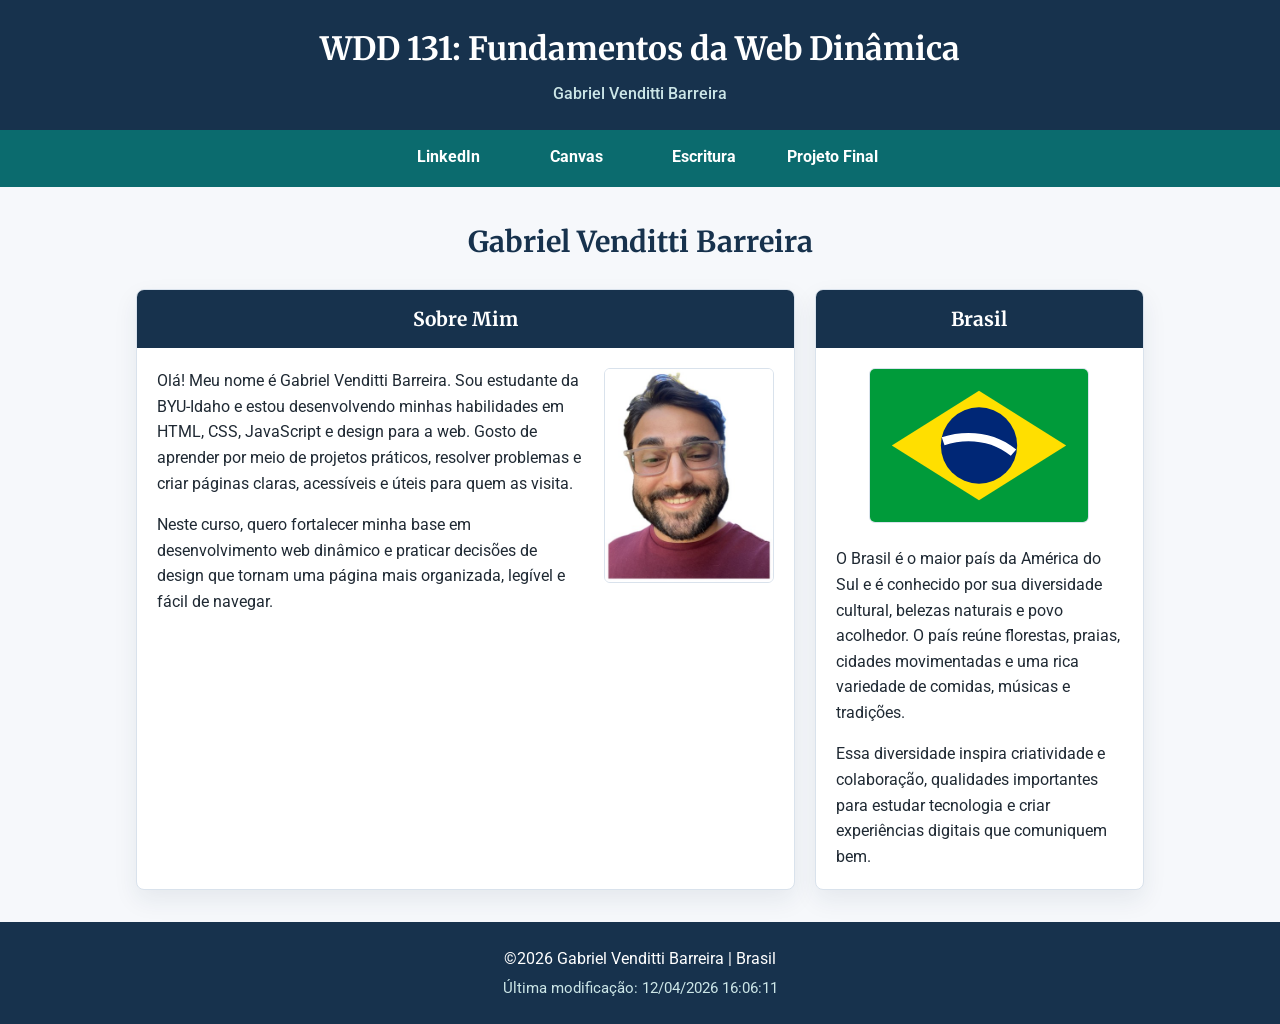
<file: index.html>
<!DOCTYPE html>
<html lang="pt-BR">
  <head>
    <meta charset="UTF-8">
    <meta name="viewport" content="width=device-width, initial-scale=1.0">
    <title>WDD 131 - Fundamentos da Web Dinâmica - Gabriel Venditti Barreira</title>
    <meta
      name="description"
      content="WDD 131 - Fundamentos da Web Dinâmica, Gabriel Venditti Barreira, página inicial com informações pessoais, Brasil, links do curso, HTML, CSS e JavaScript."
    >
    <meta name="author" content="Gabriel Venditti Barreira">
    <link rel="preconnect" href="https://fonts.googleapis.com">
    <link rel="preconnect" href="https://fonts.gstatic.com" crossorigin>
    <link
      href="https://fonts.googleapis.com/css2?family=Merriweather:wght@700&family=Roboto:wght@400;500;700&display=swap"
      rel="stylesheet"
    >
    <link rel="stylesheet" href="estilos/base.css">
    <script src="scripts/obterdatas.js" defer></script>
  </head>
  <body>
    <header>
      <h1>
        WDD 131: Fundamentos da Web Dinâmica
        <span>Gabriel Venditti Barreira</span>
      </h1>
      <nav>
        <a href="https://www.linkedin.com/in/gabrielvendittibarreira/" target="_blank" rel="noopener">LinkedIn</a>
        <a href="https://byupw.instructure.com/" target="_blank" rel="noopener">Canvas</a>
        <a
          href="https://www.churchofjesuschrist.org/study/scriptures/bofm/1-ne/3?lang=por&id=p7#p7"
          target="_blank"
          rel="noopener"
        >Escritura</a>
        <a href="#">Projeto Final</a>
      </nav>
    </header>

    <main>
      <h1>Gabriel Venditti Barreira</h1>
      <div class="card-grid">
        <section class="card">
          <h2>Sobre Mim</h2>
          <div class="card-content about-content">
            <img src="imagens/perfil.jpg" alt="Foto de perfil de Gabriel Venditti Barreira" width="200" height="254">
            <p>
              Olá! Meu nome é Gabriel Venditti Barreira. Sou estudante da BYU-Idaho e estou
              desenvolvendo minhas habilidades em HTML, CSS, JavaScript e design para a web.
              Gosto de aprender por meio de projetos práticos, resolver problemas e criar
              páginas claras, acessíveis e úteis para quem as visita.
            </p>
            <p>
              Neste curso, quero fortalecer minha base em desenvolvimento web dinâmico e
              praticar decisões de design que tornam uma página mais organizada, legível e
              fácil de navegar.
            </p>
          </div>
        </section>

        <section class="card">
          <h2>Brasil</h2>
          <div class="card-content country-content">
            <img src="imagens/bandeira-brasil.svg" alt="Bandeira do Brasil" width="220" height="154">
            <p>
              O Brasil é o maior país da América do Sul e é conhecido por sua diversidade
              cultural, belezas naturais e povo acolhedor. O país reúne florestas, praias,
              cidades movimentadas e uma rica variedade de comidas, músicas e tradições.
            </p>
            <p>
              Essa diversidade inspira criatividade e colaboração, qualidades importantes para
              estudar tecnologia e criar experiências digitais que comuniquem bem.
            </p>
          </div>
        </section>
      </div>
    </main>

    <footer>
      <p>&copy;<span id="anoatual"></span> Gabriel Venditti Barreira | Brasil</p>
      <p id="ultimaModificacao"></p>
    </footer>
  </body>
</html>
</file>
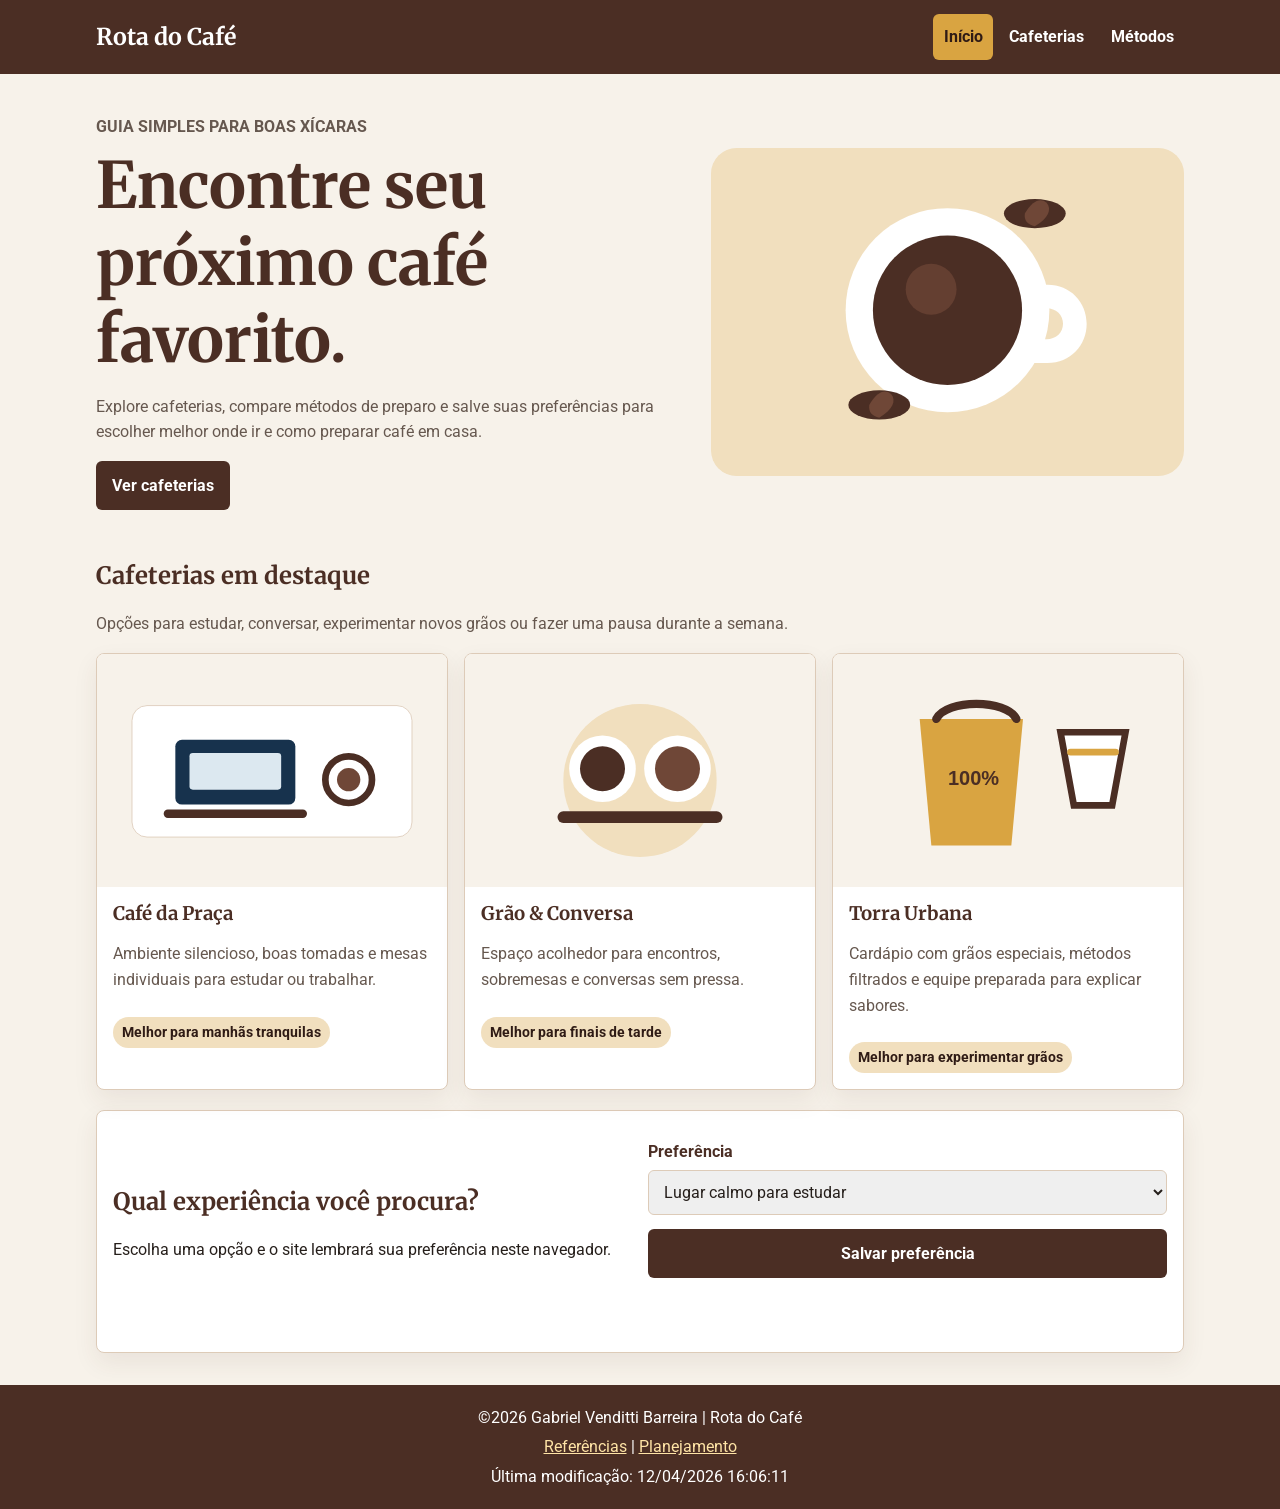
<file: projeto/index.html>
<!DOCTYPE html>
<html lang="pt-BR">
  <head>
    <meta charset="UTF-8">
    <meta name="viewport" content="width=device-width, initial-scale=1.0">
    <title>Rota do Café | Guia para Cafés e Métodos</title>
    <meta
      name="description"
      content="Rota do Café apresenta cafeterias, métodos de preparo e dicas para escolher uma experiência com café."
    >
    <meta name="author" content="Gabriel Venditti Barreira">
    <link rel="preconnect" href="https://fonts.googleapis.com">
    <link rel="preconnect" href="https://fonts.gstatic.com" crossorigin>
    <link
      href="https://fonts.googleapis.com/css2?family=Merriweather:wght@700&family=Roboto:wght@400;500;700&display=swap"
      rel="stylesheet"
    >
    <link rel="stylesheet" href="estilos/site.css">
    <script src="scripts/site.js" defer></script>
  </head>
  <body>
    <header>
      <div class="header-content">
        <a class="brand" href="index.html">Rota do Café</a>
        <button id="menuButton" aria-label="Abrir menu" aria-expanded="false">☰</button>
        <nav id="siteNav">
          <a href="index.html" aria-current="page">Início</a>
          <a href="cafeterias.html">Cafeterias</a>
          <a href="metodos.html">Métodos</a>
        </nav>
      </div>
    </header>

    <main>
      <section class="hero">
        <div>
          <p class="eyebrow">Guia simples para boas xícaras</p>
          <h1>Encontre seu próximo café favorito.</h1>
          <p>
            Explore cafeterias, compare métodos de preparo e salve suas preferências para escolher melhor onde ir e como
            preparar café em casa.
          </p>
          <a class="button" href="cafeterias.html">Ver cafeterias</a>
        </div>
        <img src="imagens/cafe-hero.svg" alt="Xícara de café com grãos ao redor" width="520" height="360">
      </section>

      <section class="section-heading">
        <h2>Cafeterias em destaque</h2>
        <p>Opções para estudar, conversar, experimentar novos grãos ou fazer uma pausa durante a semana.</p>
      </section>
      <div id="featuredCafes" class="card-grid"></div>

      <section class="preference-panel">
        <div>
          <h2>Qual experiência você procura?</h2>
          <p>Escolha uma opção e o site lembrará sua preferência neste navegador.</p>
        </div>
        <form id="preferenceForm">
          <label for="coffeeMood">Preferência</label>
          <select id="coffeeMood" name="coffeeMood">
            <option value="estudo">Lugar calmo para estudar</option>
            <option value="amigos">Ambiente para encontrar amigos</option>
            <option value="casa">Preparo em casa</option>
          </select>
          <button type="submit">Salvar preferência</button>
        </form>
        <p id="preferenceMessage" class="status-message"></p>
      </section>
    </main>

    <footer>
      <p>&copy;<span id="anoatual"></span> Gabriel Venditti Barreira | Rota do Café</p>
      <p><a href="referencias.html">Referências</a> | <a href="planejamentodosite.html">Planejamento</a></p>
      <p id="ultimaModificacao"></p>
    </footer>
  </body>
</html>
</file>
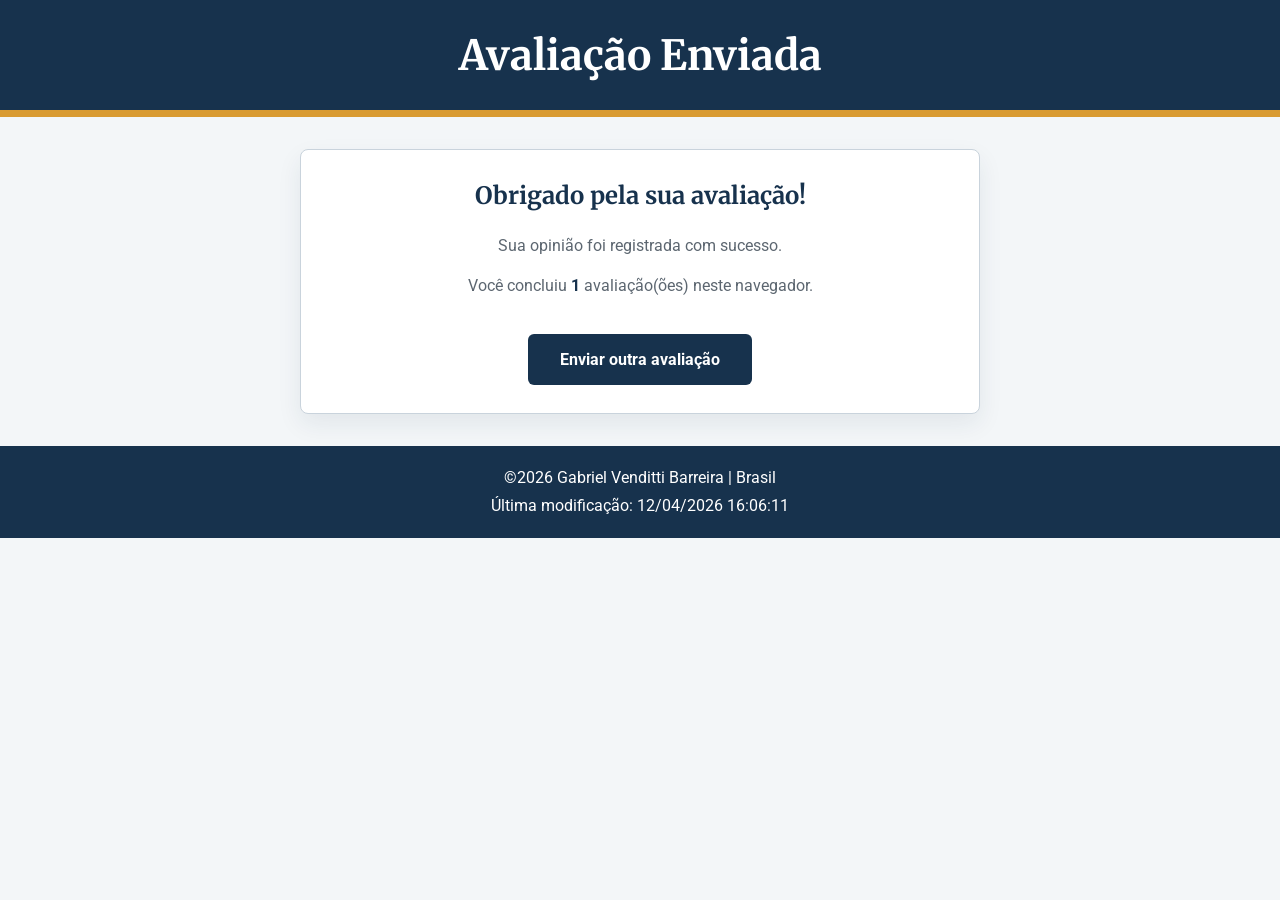
<file: avaliacao.html>
<!DOCTYPE html>
<html lang="pt-BR">
  <head>
    <meta charset="UTF-8">
    <meta name="viewport" content="width=device-width, initial-scale=1.0">
    <title>WDD 131 - Avaliação Enviada</title>
    <meta
      name="description"
      content="Página de confirmação do envio do formulário de avaliação de produto."
    >
    <meta name="author" content="Gabriel Venditti Barreira">
    <link rel="preconnect" href="https://fonts.googleapis.com">
    <link rel="preconnect" href="https://fonts.gstatic.com" crossorigin>
    <link
      href="https://fonts.googleapis.com/css2?family=Merriweather:wght@700&family=Roboto:wght@400;500;700&display=swap"
      rel="stylesheet"
    >
    <link rel="stylesheet" href="estilos/formulario.css">
    <script src="scripts/formulario.js" defer></script>
  </head>
  <body>
    <header>
      <h1>Avaliação Enviada</h1>
    </header>

    <main>
      <section class="confirmation">
        <h2>Obrigado pela sua avaliação!</h2>
        <p>Sua opinião foi registrada com sucesso.</p>
        <p>Você concluiu <span id="reviewCounter">0</span> avaliação(ões) neste navegador.</p>
        <a class="button-link" href="formulario.html">Enviar outra avaliação</a>
      </section>
    </main>

    <footer>
      <p>&copy;<span id="anoatual"></span> Gabriel Venditti Barreira | Brasil</p>
      <p id="ultimaModificacao"></p>
    </footer>
  </body>
</html>
</file>
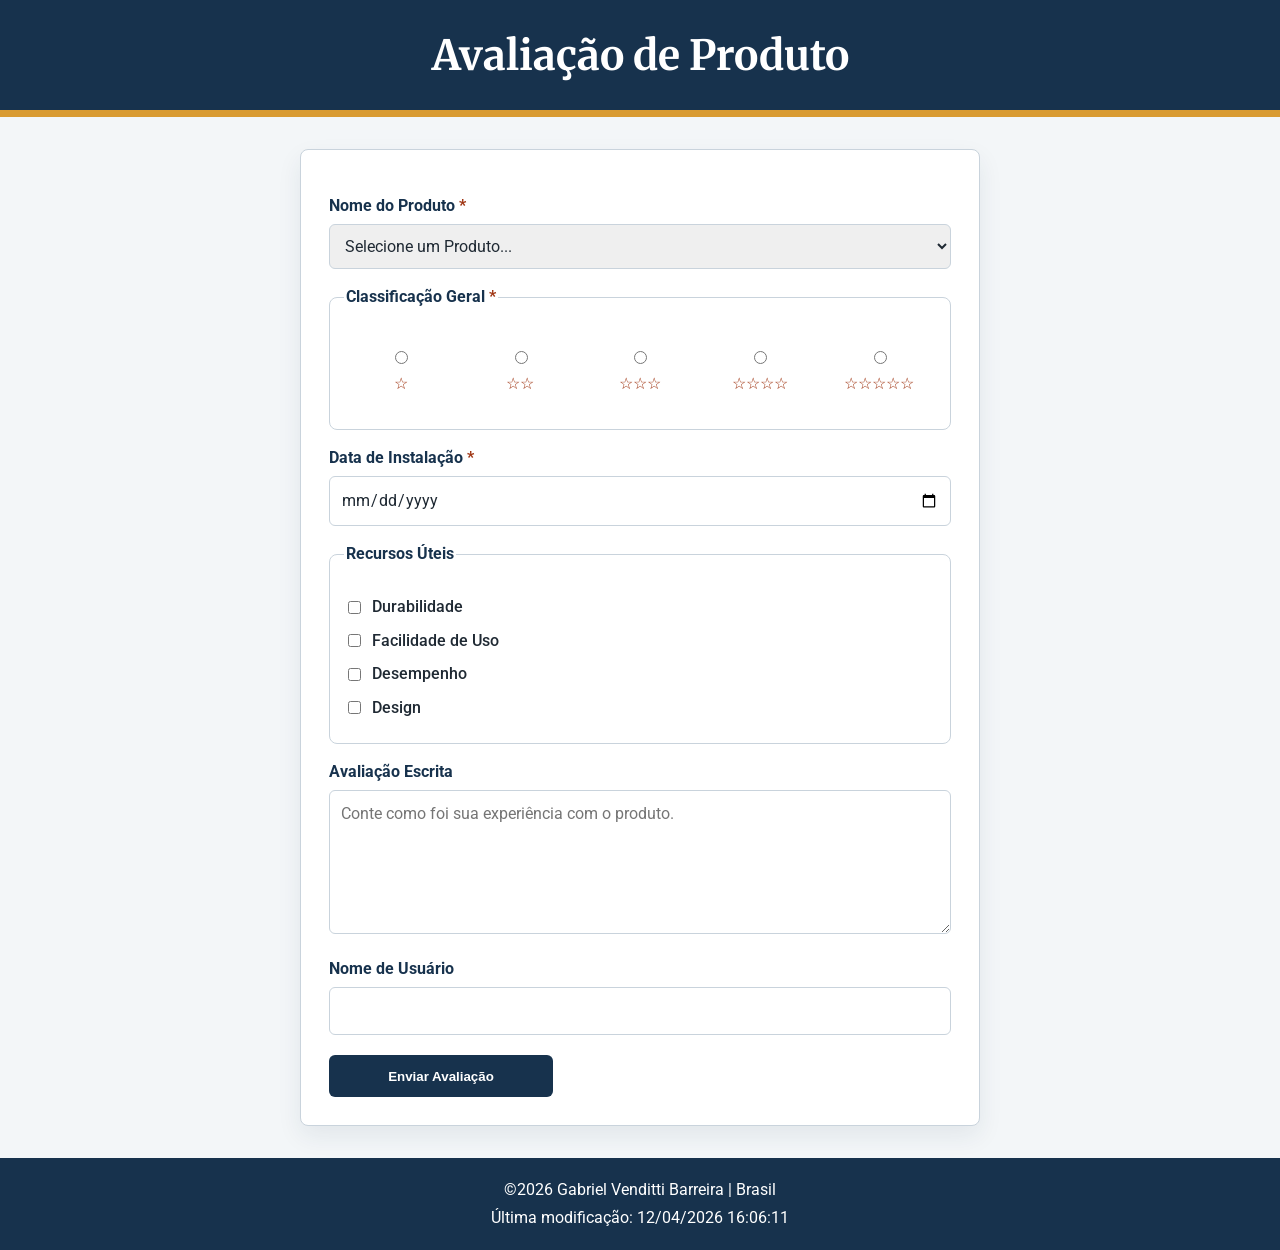
<file: formulario.html>
<!DOCTYPE html>
<html lang="pt-BR">
  <head>
    <meta charset="UTF-8">
    <meta name="viewport" content="width=device-width, initial-scale=1.0">
    <title>WDD 131 - Formulário de Avaliação de Produto</title>
    <meta
      name="description"
      content="Formulário de avaliação de produto para a tarefa S05 do curso WDD 131."
    >
    <meta name="author" content="Gabriel Venditti Barreira">
    <link rel="preconnect" href="https://fonts.googleapis.com">
    <link rel="preconnect" href="https://fonts.gstatic.com" crossorigin>
    <link
      href="https://fonts.googleapis.com/css2?family=Merriweather:wght@700&family=Roboto:wght@400;500;700&display=swap"
      rel="stylesheet"
    >
    <link rel="stylesheet" href="estilos/formulario.css">
    <script src="scripts/formulario.js" defer></script>
  </head>
  <body>
    <header>
      <h1>Avaliação de Produto</h1>
    </header>

    <main>
      <form method="get" action="avaliacao.html">
        <label for="productName">Nome do Produto <span>*</span></label>
        <select id="productName" name="productName" required>
          <option value="" disabled selected>Selecione um Produto...</option>
        </select>

        <fieldset>
          <legend>Classificação Geral <span>*</span></legend>
          <div class="rating">
            <label for="rating1">
              <input type="radio" id="rating1" name="rating" value="1" required>
              <span>&star;</span>
            </label>
            <label for="rating2">
              <input type="radio" id="rating2" name="rating" value="2" required>
              <span>&star;&star;</span>
            </label>
            <label for="rating3">
              <input type="radio" id="rating3" name="rating" value="3" required>
              <span>&star;&star;&star;</span>
            </label>
            <label for="rating4">
              <input type="radio" id="rating4" name="rating" value="4" required>
              <span>&star;&star;&star;&star;</span>
            </label>
            <label for="rating5">
              <input type="radio" id="rating5" name="rating" value="5" required>
              <span>&star;&star;&star;&star;&star;</span>
            </label>
          </div>
        </fieldset>

        <label for="installDate">Data de Instalação <span>*</span></label>
        <input type="date" id="installDate" name="installDate" required>

        <fieldset>
          <legend>Recursos Úteis</legend>
          <label for="durability">
            <input type="checkbox" id="durability" name="features" value="durability">
            Durabilidade
          </label>
          <label for="ease">
            <input type="checkbox" id="ease" name="features" value="ease">
            Facilidade de Uso
          </label>
          <label for="performance">
            <input type="checkbox" id="performance" name="features" value="performance">
            Desempenho
          </label>
          <label for="design">
            <input type="checkbox" id="design" name="features" value="design">
            Design
          </label>
        </fieldset>

        <label for="review">Avaliação Escrita</label>
        <textarea id="review" name="review" rows="5" placeholder="Conte como foi sua experiência com o produto."></textarea>

        <label for="username">Nome de Usuário</label>
        <input type="text" id="username" name="username" autocomplete="name">

        <input type="submit" value="Enviar Avaliação">
      </form>
    </main>

    <footer>
      <p>&copy;<span id="anoatual"></span> Gabriel Venditti Barreira | Brasil</p>
      <p id="ultimaModificacao"></p>
    </footer>
  </body>
</html>
</file>
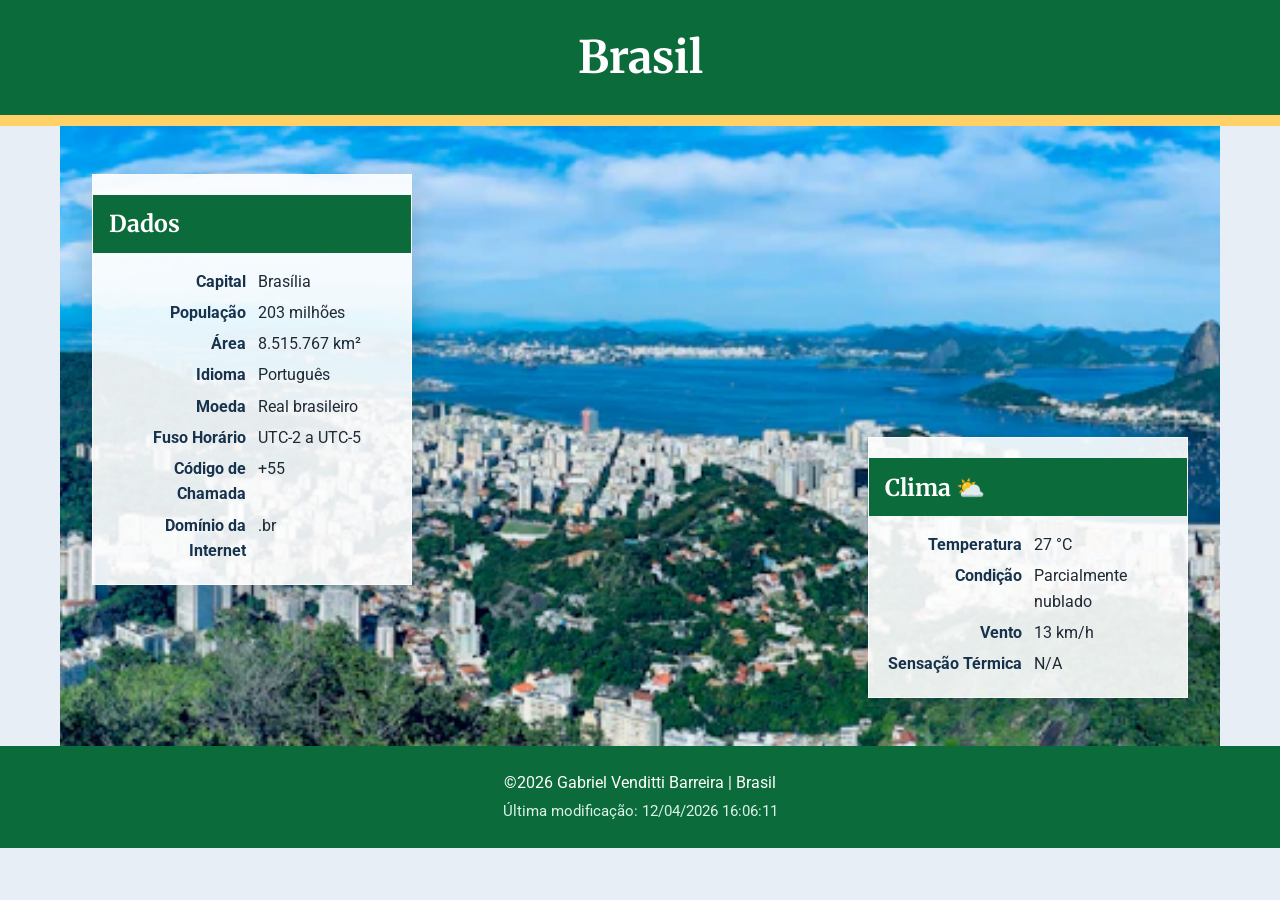
<file: local.html>
<!DOCTYPE html>
<html lang="pt-BR">
  <head>
    <meta charset="UTF-8">
    <meta name="viewport" content="width=device-width, initial-scale=1.0">
    <title>Brasil - Gabriel Venditti Barreira</title>
    <meta
      name="description"
      content="WDD 131 - Fundamentos da Web Dinâmica, Gabriel Venditti Barreira, página do país Brasil com dados, clima, imagem responsiva e JavaScript."
    >
    <meta name="author" content="Gabriel Venditti Barreira">
    <link rel="preconnect" href="https://fonts.googleapis.com">
    <link rel="preconnect" href="https://fonts.gstatic.com" crossorigin>
    <link
      href="https://fonts.googleapis.com/css2?family=Merriweather:wght@700&family=Roboto:wght@400;500;700&display=swap"
      rel="stylesheet"
    >
    <link rel="stylesheet" href="estilos/local.css">
    <script src="scripts/local.js" defer></script>
  </head>
  <body>
    <header>
      <h1>Brasil</h1>
    </header>

    <main>
      <picture class="hero">
        <source srcset="imagens/brasil-rio-grande.webp" media="(min-width: 720px)">
        <img src="imagens/brasil-rio-pequeno.webp" alt="Vista panorâmica do Rio de Janeiro no Brasil" width="700" height="367">
      </picture>

      <section class="card data-card">
        <h2>Dados</h2>
        <dl>
          <dt>Capital</dt>
          <dd>Brasília</dd>
          <dt>População</dt>
          <dd>203 milhões</dd>
          <dt>Área</dt>
          <dd>8.515.767 km²</dd>
          <dt>Idioma</dt>
          <dd>Português</dd>
          <dt>Moeda</dt>
          <dd>Real brasileiro</dd>
          <dt>Fuso Horário</dt>
          <dd>UTC-2 a UTC-5</dd>
          <dt>Código de Chamada</dt>
          <dd>+55</dd>
          <dt>Domínio da Internet</dt>
          <dd>.br</dd>
        </dl>
      </section>

      <section class="card weather-card">
        <h2>Clima</h2>
        <img src="imagens/icone-clima.svg" alt="Clima parcialmente nublado" width="72" height="72">
        <dl>
          <dt>Temperatura</dt>
          <dd><span id="temperatura">27</span> °C</dd>
          <dt>Condição</dt>
          <dd>Parcialmente nublado</dd>
          <dt>Vento</dt>
          <dd><span id="vento">13</span> km/h</dd>
          <dt>Sensação Térmica</dt>
          <dd><span id="sensacaoTermica"></span></dd>
        </dl>
      </section>
    </main>

    <footer>
      <p>&copy;<span id="anoatual"></span> Gabriel Venditti Barreira | Brasil</p>
      <p id="ultimaModificacao"></p>
    </footer>
  </body>
</html>
</file>
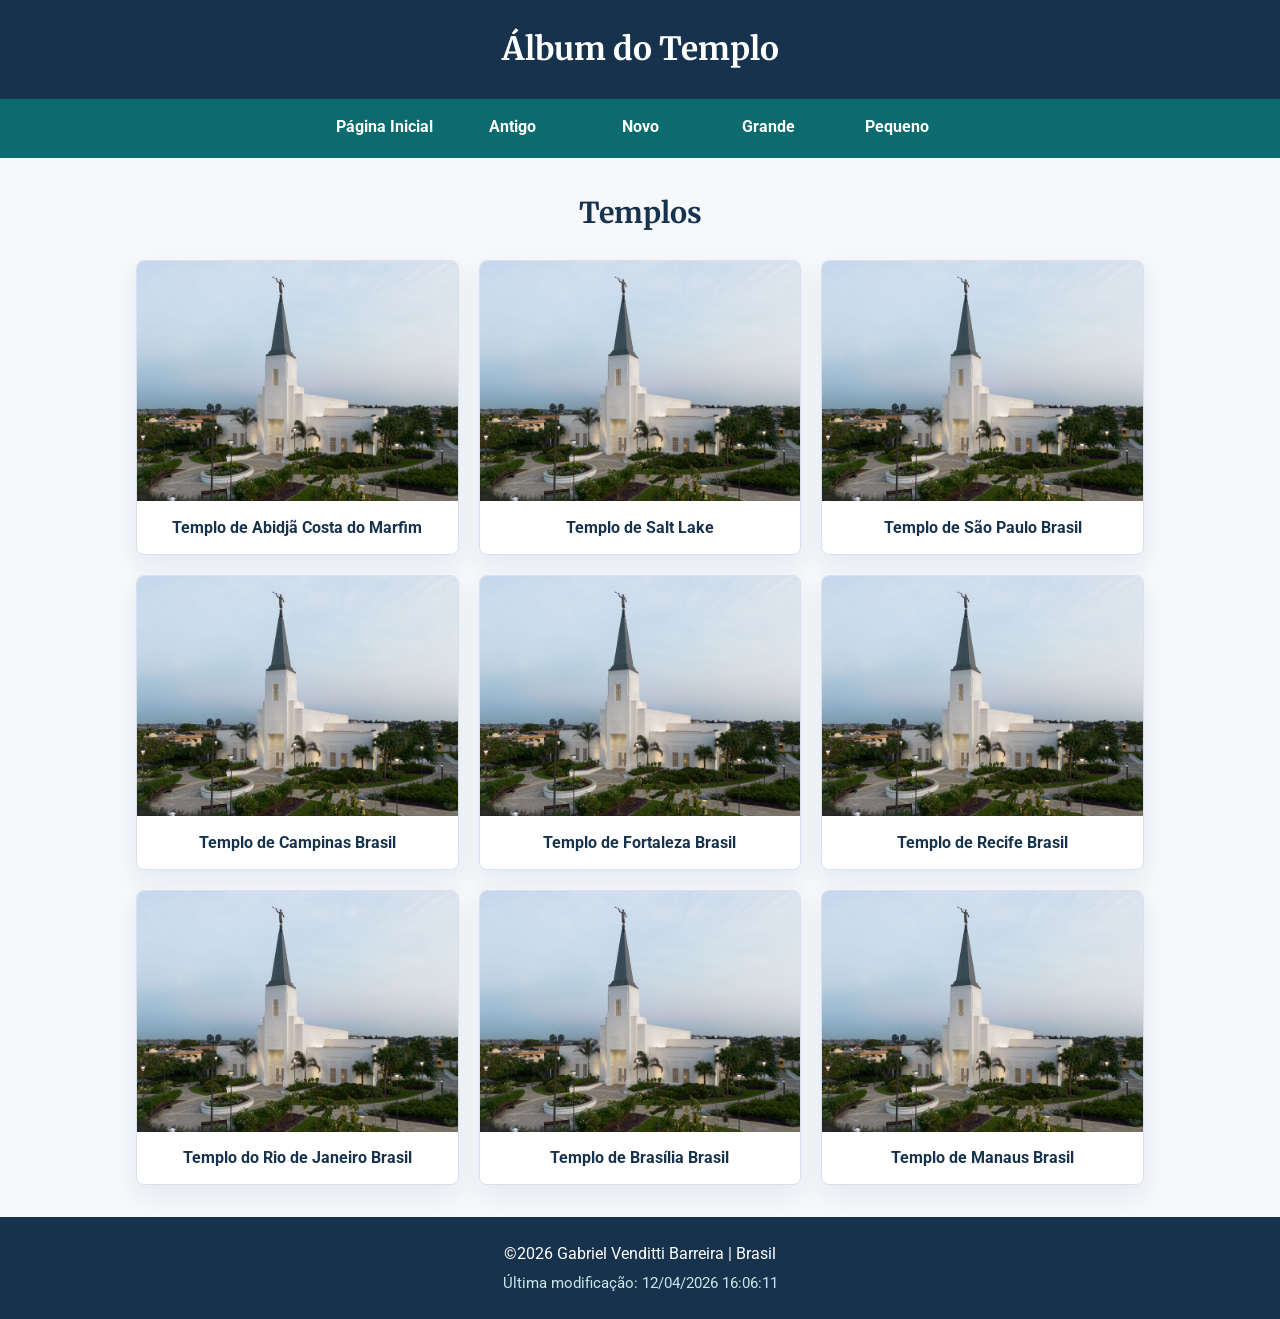
<file: templos.html>
<!DOCTYPE html>
<html lang="pt-BR">
  <head>
    <meta charset="UTF-8">
    <meta name="viewport" content="width=device-width, initial-scale=1.0">
    <title>Álbum do Templo - Gabriel Venditti Barreira</title>
    <meta
      name="description"
      content="WDD 131 - Fundamentos da Web Dinâmica, Gabriel Venditti Barreira, álbum responsivo de imagens de templos com HTML, CSS Grid e JavaScript."
    >
    <meta name="author" content="Gabriel Venditti Barreira">
    <link rel="preconnect" href="https://fonts.googleapis.com">
    <link rel="preconnect" href="https://fonts.gstatic.com" crossorigin>
    <link
      href="https://fonts.googleapis.com/css2?family=Merriweather:wght@700&family=Roboto:wght@400;500;700&display=swap"
      rel="stylesheet"
    >
    <link rel="stylesheet" href="estilos/templos.css">
    <link rel="stylesheet" href="estilos/templos-grandes.css">
    <script src="scripts/templos.js" defer></script>
  </head>
  <body>
    <header>
      <div class="header-content">
        <h1>Álbum do Templo</h1>
        <button id="menu" type="button" aria-label="Abrir menu de navegação" aria-expanded="false">☰</button>
      </div>
      <nav id="navigation">
        <a href="index.html">Página Inicial</a>
        <a href="#">Antigo</a>
        <a href="#">Novo</a>
        <a href="#">Grande</a>
        <a href="#">Pequeno</a>
      </nav>
    </header>

    <main>
      <h1>Templos</h1>
      <div class="temple-grid">
        <figure>
          <img src="imagens/templo-abidja.jpeg" alt="Templo de Abidjã Costa do Marfim" width="800" height="600">
          <figcaption>Templo de Abidjã Costa do Marfim</figcaption>
        </figure>
        <figure>
          <img src="imagens/templo-abidja.jpeg" alt="Templo de Salt Lake" width="800" height="600">
          <figcaption>Templo de Salt Lake</figcaption>
        </figure>
        <figure>
          <img src="imagens/templo-abidja.jpeg" alt="Templo de São Paulo Brasil" width="800" height="600">
          <figcaption>Templo de São Paulo Brasil</figcaption>
        </figure>
        <figure>
          <img src="imagens/templo-abidja.jpeg" alt="Templo de Campinas Brasil" width="800" height="600">
          <figcaption>Templo de Campinas Brasil</figcaption>
        </figure>
        <figure>
          <img src="imagens/templo-abidja.jpeg" alt="Templo de Fortaleza Brasil" width="800" height="600">
          <figcaption>Templo de Fortaleza Brasil</figcaption>
        </figure>
        <figure>
          <img src="imagens/templo-abidja.jpeg" alt="Templo de Recife Brasil" width="800" height="600">
          <figcaption>Templo de Recife Brasil</figcaption>
        </figure>
        <figure>
          <img src="imagens/templo-abidja.jpeg" alt="Templo do Rio de Janeiro Brasil" width="800" height="600">
          <figcaption>Templo do Rio de Janeiro Brasil</figcaption>
        </figure>
        <figure>
          <img src="imagens/templo-abidja.jpeg" alt="Templo de Brasília Brasil" width="800" height="600">
          <figcaption>Templo de Brasília Brasil</figcaption>
        </figure>
        <figure>
          <img src="imagens/templo-abidja.jpeg" alt="Templo de Manaus Brasil" width="800" height="600">
          <figcaption>Templo de Manaus Brasil</figcaption>
        </figure>
      </div>
    </main>

    <footer>
      <p>&copy;<span id="anoatual"></span> Gabriel Venditti Barreira | Brasil</p>
      <p id="ultimaModificacao"></p>
    </footer>
  </body>
</html>
</file>
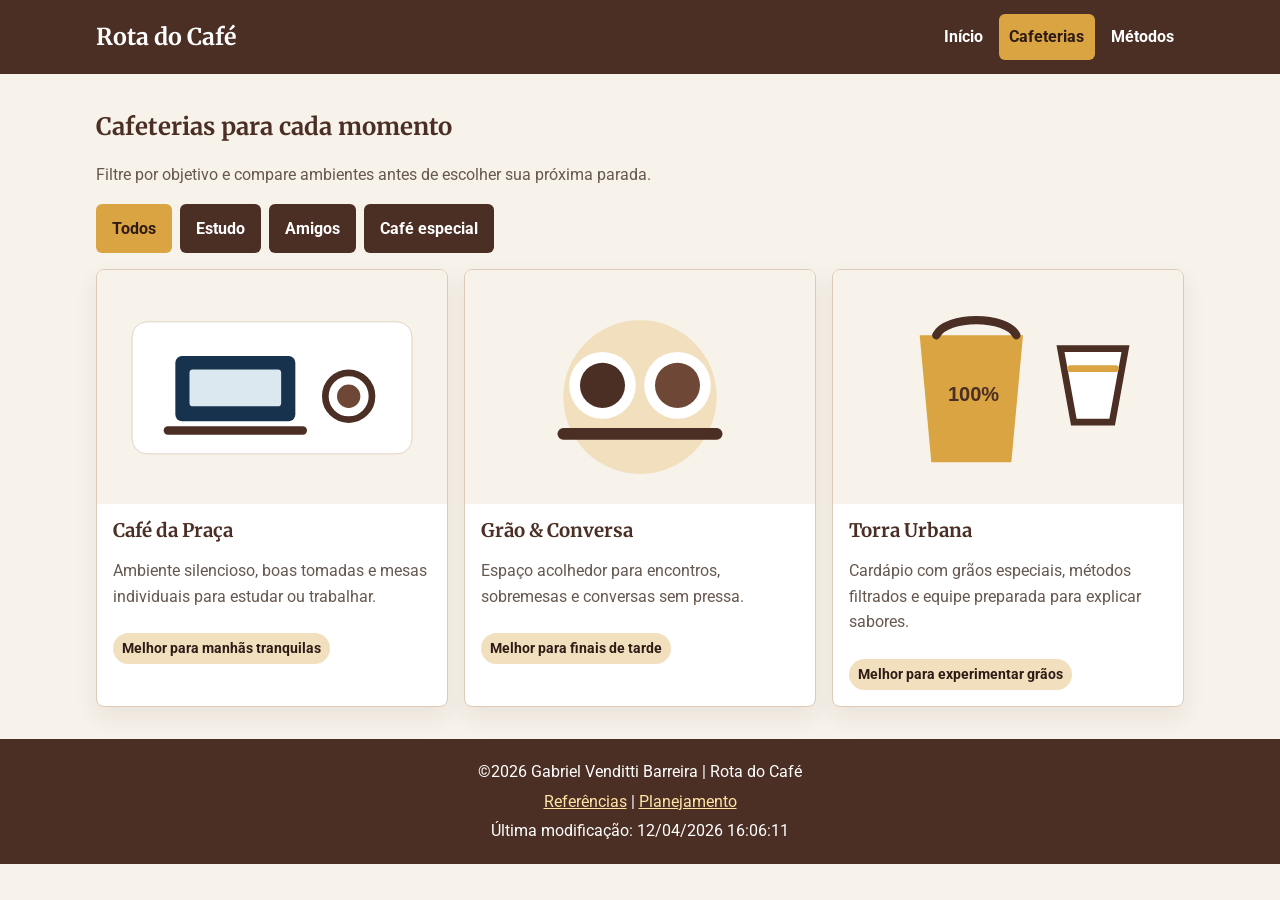
<file: projeto/cafeterias.html>
<!DOCTYPE html>
<html lang="pt-BR">
  <head>
    <meta charset="UTF-8">
    <meta name="viewport" content="width=device-width, initial-scale=1.0">
    <title>Cafeterias | Rota do Café</title>
    <meta
      name="description"
      content="Lista de cafeterias recomendadas para estudar, trabalhar, conversar e experimentar cafés especiais."
    >
    <meta name="author" content="Gabriel Venditti Barreira">
    <link rel="preconnect" href="https://fonts.googleapis.com">
    <link rel="preconnect" href="https://fonts.gstatic.com" crossorigin>
    <link
      href="https://fonts.googleapis.com/css2?family=Merriweather:wght@700&family=Roboto:wght@400;500;700&display=swap"
      rel="stylesheet"
    >
    <link rel="stylesheet" href="estilos/site.css">
    <script src="scripts/site.js" defer></script>
  </head>
  <body>
    <header>
      <div class="header-content">
        <a class="brand" href="index.html">Rota do Café</a>
        <button id="menuButton" aria-label="Abrir menu" aria-expanded="false">☰</button>
        <nav id="siteNav">
          <a href="index.html">Início</a>
          <a href="cafeterias.html" aria-current="page">Cafeterias</a>
          <a href="metodos.html">Métodos</a>
        </nav>
      </div>
    </header>

    <main>
      <section class="page-title">
        <h1>Cafeterias para cada momento</h1>
        <p>Filtre por objetivo e compare ambientes antes de escolher sua próxima parada.</p>
      </section>

      <div class="filters" aria-label="Filtros de cafeterias">
        <button type="button" class="filter-button active" data-filter="todos">Todos</button>
        <button type="button" class="filter-button" data-filter="estudo">Estudo</button>
        <button type="button" class="filter-button" data-filter="amigos">Amigos</button>
        <button type="button" class="filter-button" data-filter="especial">Café especial</button>
      </div>

      <div id="cafesList" class="card-grid"></div>
    </main>

    <footer>
      <p>&copy;<span id="anoatual"></span> Gabriel Venditti Barreira | Rota do Café</p>
      <p><a href="referencias.html">Referências</a> | <a href="planejamentodosite.html">Planejamento</a></p>
      <p id="ultimaModificacao"></p>
    </footer>
  </body>
</html>
</file>
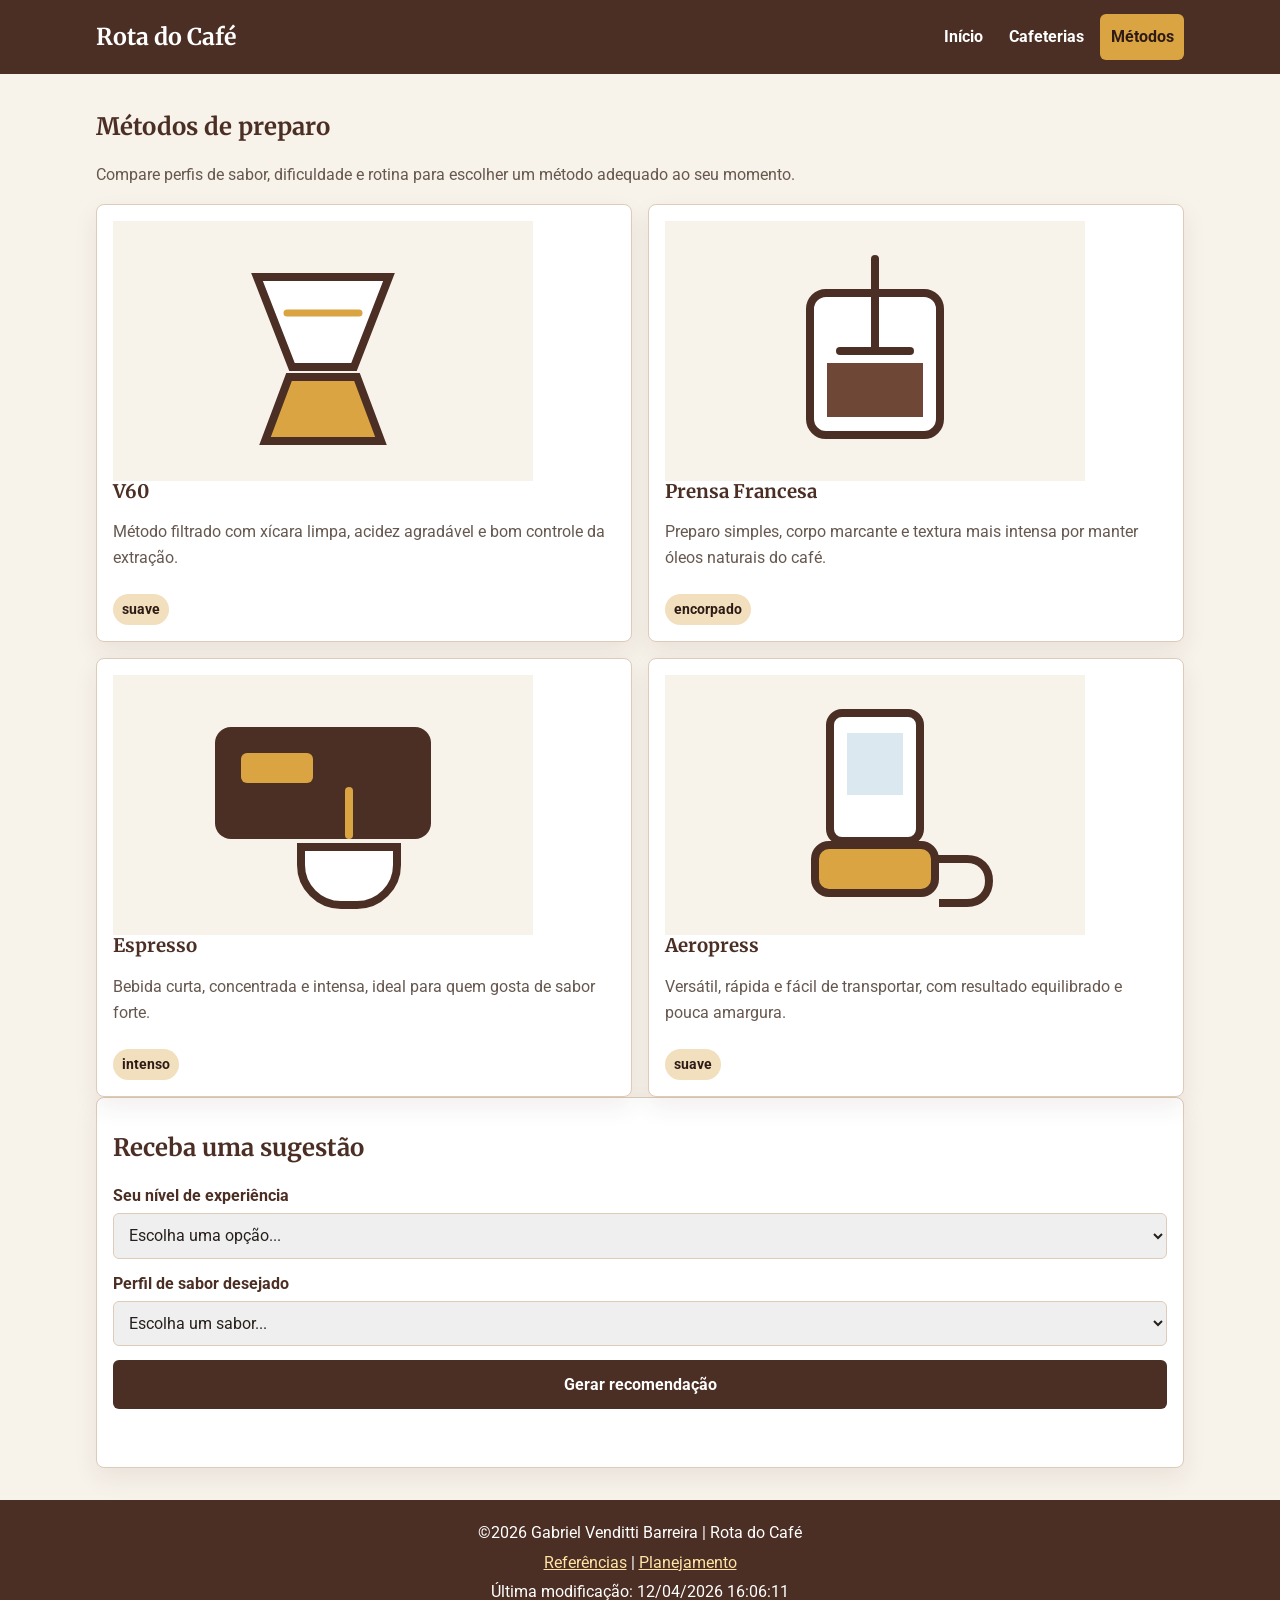
<file: projeto/metodos.html>
<!DOCTYPE html>
<html lang="pt-BR">
  <head>
    <meta charset="UTF-8">
    <meta name="viewport" content="width=device-width, initial-scale=1.0">
    <title>Métodos de Preparo | Rota do Café</title>
    <meta
      name="description"
      content="Métodos de preparo de café com dicas para iniciantes e formulário de recomendação."
    >
    <meta name="author" content="Gabriel Venditti Barreira">
    <link rel="preconnect" href="https://fonts.googleapis.com">
    <link rel="preconnect" href="https://fonts.gstatic.com" crossorigin>
    <link
      href="https://fonts.googleapis.com/css2?family=Merriweather:wght@700&family=Roboto:wght@400;500;700&display=swap"
      rel="stylesheet"
    >
    <link rel="stylesheet" href="estilos/site.css">
    <script src="scripts/site.js" defer></script>
  </head>
  <body>
    <header>
      <div class="header-content">
        <a class="brand" href="index.html">Rota do Café</a>
        <button id="menuButton" aria-label="Abrir menu" aria-expanded="false">☰</button>
        <nav id="siteNav">
          <a href="index.html">Início</a>
          <a href="cafeterias.html">Cafeterias</a>
          <a href="metodos.html" aria-current="page">Métodos</a>
        </nav>
      </div>
    </header>

    <main>
      <section class="page-title">
        <h1>Métodos de preparo</h1>
        <p>Compare perfis de sabor, dificuldade e rotina para escolher um método adequado ao seu momento.</p>
      </section>

      <div id="methodsList" class="method-grid"></div>

      <section class="recommendation">
        <h2>Receba uma sugestão</h2>
        <form id="methodForm">
          <label for="experience">Seu nível de experiência</label>
          <select id="experience" name="experience" required>
            <option value="" disabled selected>Escolha uma opção...</option>
            <option value="iniciante">Iniciante</option>
            <option value="intermediario">Intermediário</option>
            <option value="avancado">Avançado</option>
          </select>

          <label for="flavor">Perfil de sabor desejado</label>
          <select id="flavor" name="flavor" required>
            <option value="" disabled selected>Escolha um sabor...</option>
            <option value="suave">Suave e limpo</option>
            <option value="encorpado">Encorpado</option>
            <option value="intenso">Intenso</option>
          </select>

          <button type="submit">Gerar recomendação</button>
        </form>
        <p id="methodResult" class="status-message"></p>
      </section>
    </main>

    <footer>
      <p>&copy;<span id="anoatual"></span> Gabriel Venditti Barreira | Rota do Café</p>
      <p><a href="referencias.html">Referências</a> | <a href="planejamentodosite.html">Planejamento</a></p>
      <p id="ultimaModificacao"></p>
    </footer>
  </body>
</html>
</file>
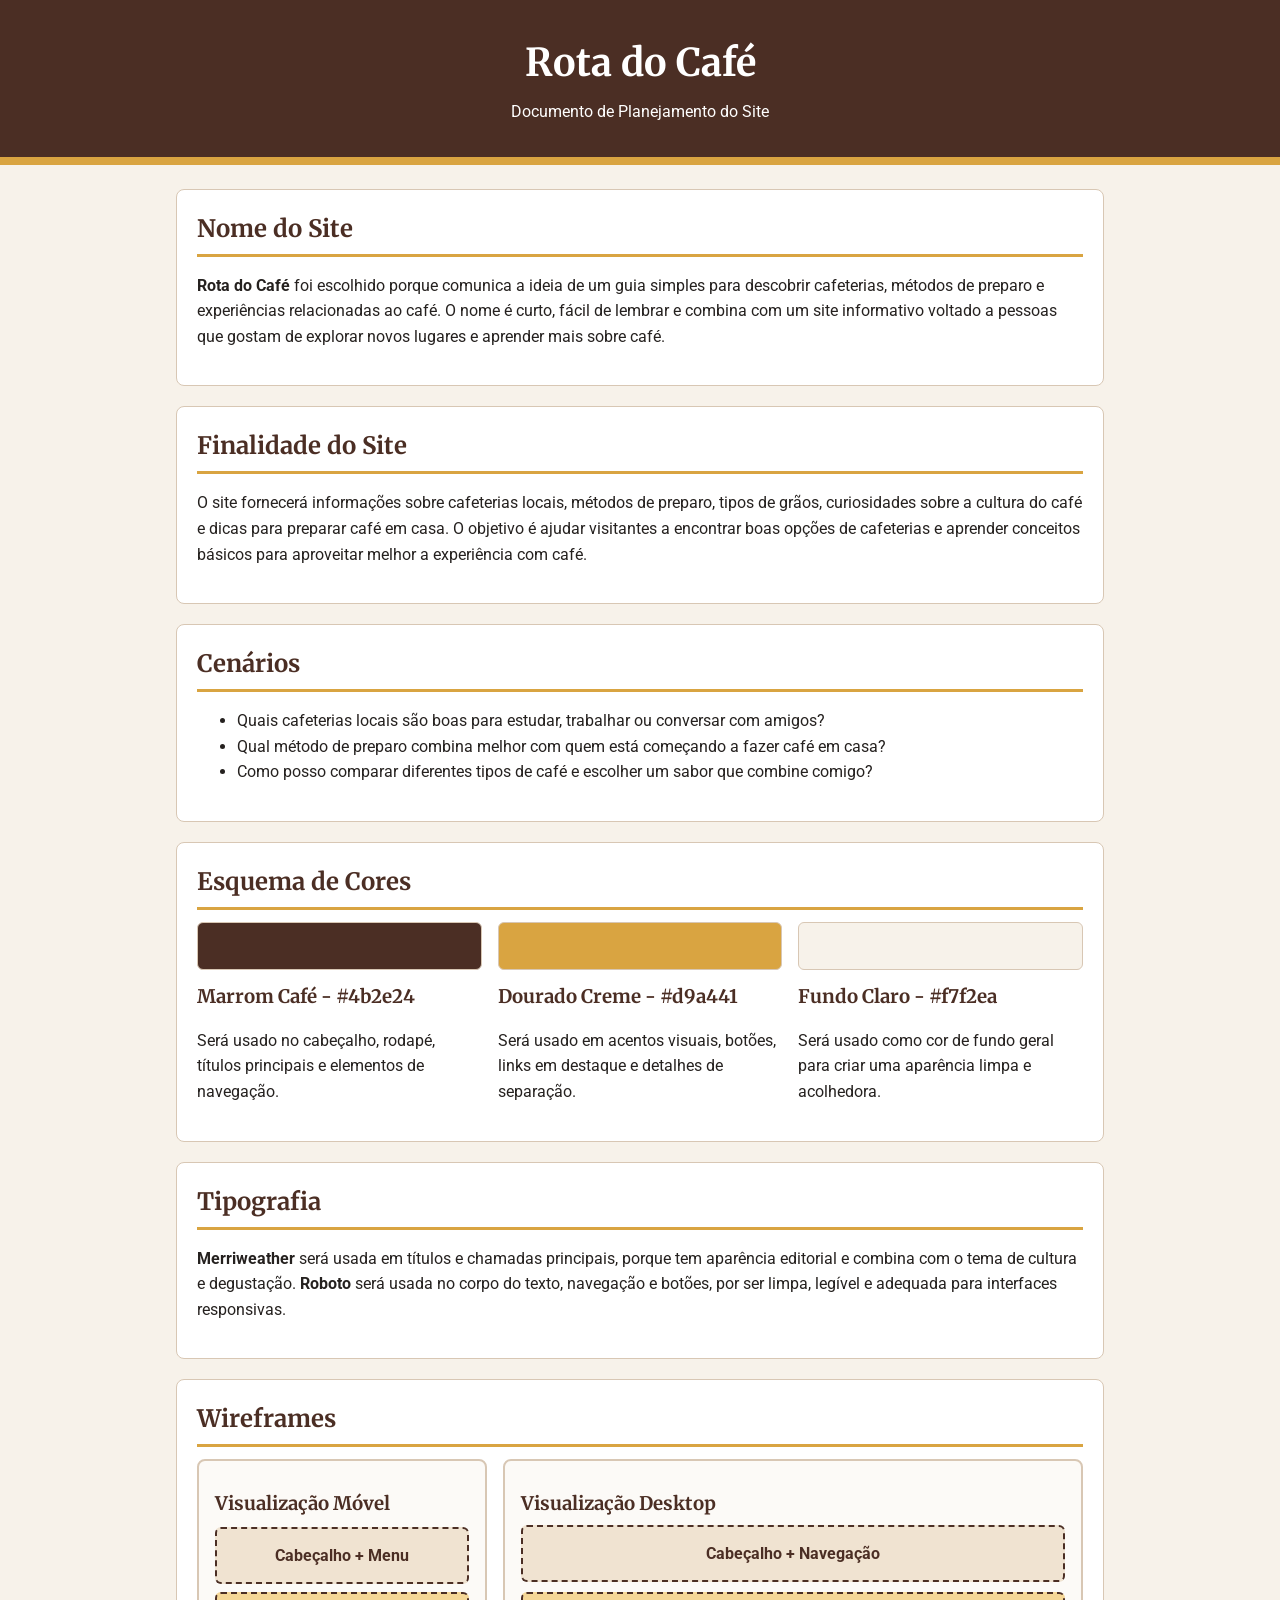
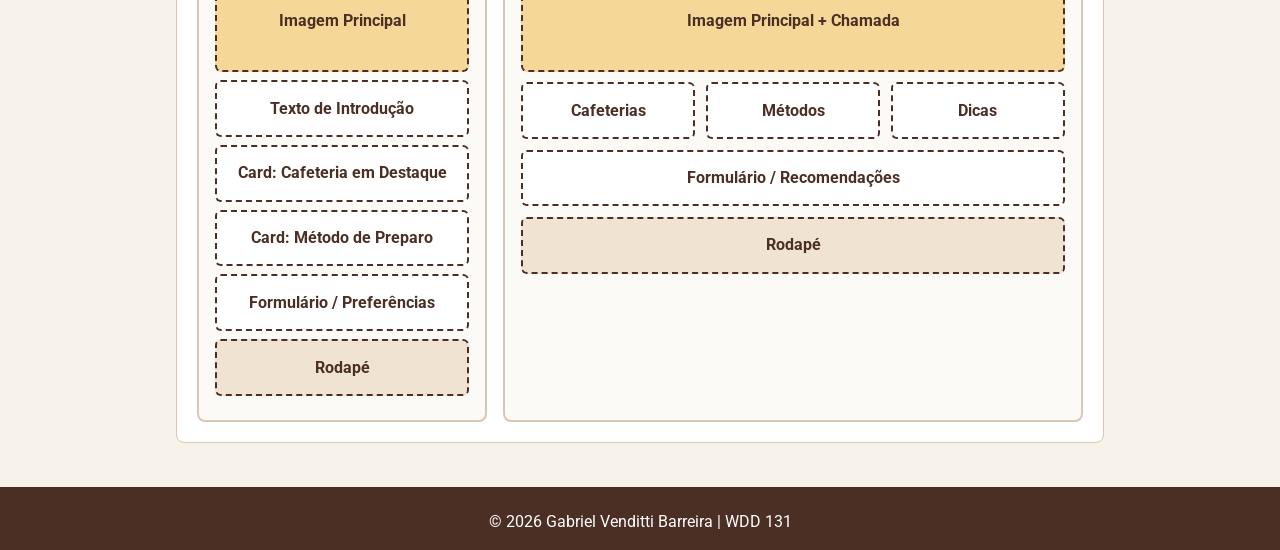
<file: projeto/planejamentodosite.html>
<!DOCTYPE html>
<html lang="pt-BR">
  <head>
    <meta charset="UTF-8">
    <meta name="viewport" content="width=device-width, initial-scale=1.0">
    <title>Planejamento do Site - Rota do Café</title>
    <meta
      name="description"
      content="Documento de planejamento do site Rota do Café para o projeto final do curso WDD 131."
    >
    <meta name="author" content="Gabriel Venditti Barreira">
    <link rel="preconnect" href="https://fonts.googleapis.com">
    <link rel="preconnect" href="https://fonts.gstatic.com" crossorigin>
    <link
      href="https://fonts.googleapis.com/css2?family=Merriweather:wght@700&family=Roboto:wght@400;500;700&display=swap"
      rel="stylesheet"
    >
    <link rel="stylesheet" href="estilos/planejamento.css">
  </head>
  <body>
    <header>
      <h1>Rota do Café</h1>
      <p>Documento de Planejamento do Site</p>
    </header>

    <main>
      <section>
        <h2>Nome do Site</h2>
        <p>
          <strong>Rota do Café</strong> foi escolhido porque comunica a ideia de um guia simples para descobrir
          cafeterias, métodos de preparo e experiências relacionadas ao café. O nome é curto, fácil de lembrar e combina
          com um site informativo voltado a pessoas que gostam de explorar novos lugares e aprender mais sobre café.
        </p>
      </section>

      <section>
        <h2>Finalidade do Site</h2>
        <p>
          O site fornecerá informações sobre cafeterias locais, métodos de preparo, tipos de grãos, curiosidades sobre a
          cultura do café e dicas para preparar café em casa. O objetivo é ajudar visitantes a encontrar boas opções de
          cafeterias e aprender conceitos básicos para aproveitar melhor a experiência com café.
        </p>
      </section>

      <section>
        <h2>Cenários</h2>
        <ul>
          <li>Quais cafeterias locais são boas para estudar, trabalhar ou conversar com amigos?</li>
          <li>Qual método de preparo combina melhor com quem está começando a fazer café em casa?</li>
          <li>Como posso comparar diferentes tipos de café e escolher um sabor que combine comigo?</li>
        </ul>
      </section>

      <section>
        <h2>Esquema de Cores</h2>
        <div class="color-grid">
          <article>
            <span class="swatch primary"></span>
            <h3>Marrom Café - #4b2e24</h3>
            <p>Será usado no cabeçalho, rodapé, títulos principais e elementos de navegação.</p>
          </article>
          <article>
            <span class="swatch accent"></span>
            <h3>Dourado Creme - #d9a441</h3>
            <p>Será usado em acentos visuais, botões, links em destaque e detalhes de separação.</p>
          </article>
          <article>
            <span class="swatch background"></span>
            <h3>Fundo Claro - #f7f2ea</h3>
            <p>Será usado como cor de fundo geral para criar uma aparência limpa e acolhedora.</p>
          </article>
        </div>
      </section>

      <section>
        <h2>Tipografia</h2>
        <p>
          <strong>Merriweather</strong> será usada em títulos e chamadas principais, porque tem aparência editorial e
          combina com o tema de cultura e degustação. <strong>Roboto</strong> será usada no corpo do texto, navegação e
          botões, por ser limpa, legível e adequada para interfaces responsivas.
        </p>
      </section>

      <section>
        <h2>Wireframes</h2>
        <div class="wireframe-grid">
          <article class="wireframe wireframe-mobile mobile">
            <h3>Visualização Móvel</h3>
            <div class="wire-box header-box">Cabeçalho + Menu</div>
            <div class="wire-box hero-box">Imagem Principal</div>
            <div class="wire-box">Texto de Introdução</div>
            <div class="wire-box">Card: Cafeteria em Destaque</div>
            <div class="wire-box">Card: Método de Preparo</div>
            <div class="wire-box">Formulário / Preferências</div>
            <div class="wire-box footer-box">Rodapé</div>
          </article>

          <article class="wireframe wireframe-desktop desktop">
            <h3>Visualização Desktop</h3>
            <div class="desktop-layout">
              <div class="wire-box header-box wide">Cabeçalho + Navegação</div>
              <div class="wire-box hero-box wide">Imagem Principal + Chamada</div>
              <div class="wire-box">Cafeterias</div>
              <div class="wire-box">Métodos</div>
              <div class="wire-box">Dicas</div>
              <div class="wire-box wide">Formulário / Recomendações</div>
              <div class="wire-box footer-box wide">Rodapé</div>
            </div>
          </article>
        </div>
      </section>
    </main>

    <footer>
      <p>&copy; 2026 Gabriel Venditti Barreira | WDD 131</p>
    </footer>
  </body>
</html>
</file>
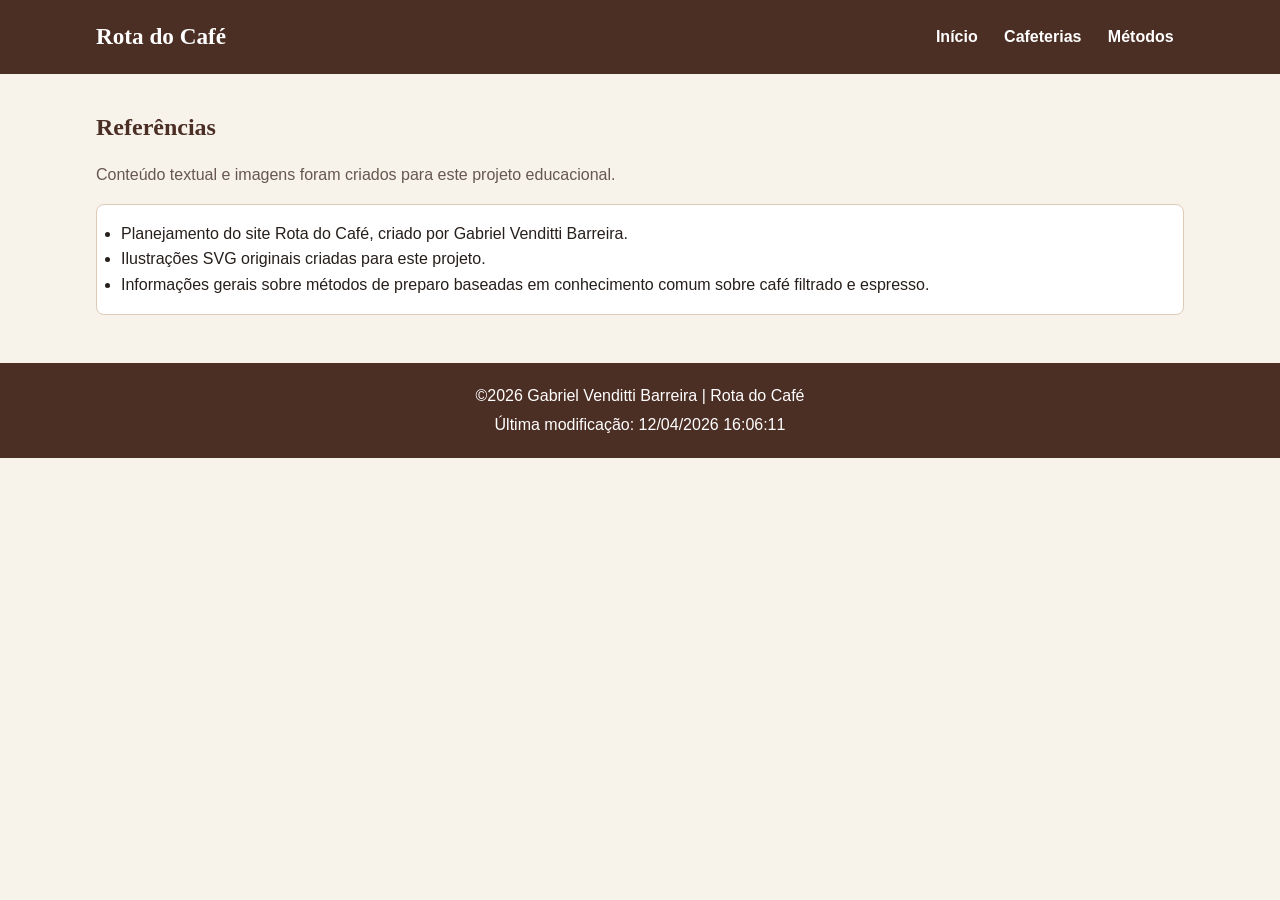
<file: projeto/referencias.html>
<!DOCTYPE html>
<html lang="pt-BR">
  <head>
    <meta charset="UTF-8">
    <meta name="viewport" content="width=device-width, initial-scale=1.0">
    <title>Referências | Rota do Café</title>
    <meta name="description" content="Referências usadas no projeto Rota do Café.">
    <meta name="author" content="Gabriel Venditti Barreira">
    <link rel="stylesheet" href="estilos/site.css">
    <script src="scripts/site.js" defer></script>
  </head>
  <body>
    <header>
      <div class="header-content">
        <a class="brand" href="index.html">Rota do Café</a>
        <button id="menuButton" aria-label="Abrir menu" aria-expanded="false">☰</button>
        <nav id="siteNav">
          <a href="index.html">Início</a>
          <a href="cafeterias.html">Cafeterias</a>
          <a href="metodos.html">Métodos</a>
        </nav>
      </div>
    </header>
    <main>
      <section class="page-title">
        <h1>Referências</h1>
        <p>Conteúdo textual e imagens foram criados para este projeto educacional.</p>
      </section>
      <ul class="reference-list">
        <li>Planejamento do site Rota do Café, criado por Gabriel Venditti Barreira.</li>
        <li>Ilustrações SVG originais criadas para este projeto.</li>
        <li>Informações gerais sobre métodos de preparo baseadas em conhecimento comum sobre café filtrado e espresso.</li>
      </ul>
    </main>
    <footer>
      <p>&copy;<span id="anoatual"></span> Gabriel Venditti Barreira | Rota do Café</p>
      <p id="ultimaModificacao"></p>
    </footer>
  </body>
</html>
</file>
<file: estilos/base.css>
:root {
  --primary: #17324d;
  --secondary: #0b6b6e;
  --accent: #b44b2a;
  --background: #f6f8fb;
  --surface: #ffffff;
  --text: #1f2933;
  --muted: #52616b;
  --border: #d9e2ec;
}

* {
  box-sizing: border-box;
}

body {
  margin: 0;
  background-color: var(--background);
  color: var(--text);
  font-family: "Roboto", Arial, sans-serif;
  line-height: 1.6;
}

header {
  background-color: var(--primary);
  color: #ffffff;
  text-align: center;
}

header h1 {
  margin: 0;
  padding: 1.5rem 1rem;
  font-family: "Merriweather", Georgia, serif;
  font-size: clamp(1.4rem, 2.5vw, 2rem);
}

header span {
  display: block;
  margin-top: 0.35rem;
  color: #cce6e7;
  font-family: "Roboto", Arial, sans-serif;
  font-size: 1rem;
  font-weight: 500;
}

nav {
  display: flex;
  justify-content: center;
  background-color: var(--secondary);
}

nav a {
  min-width: 8rem;
  padding: 0.85rem 1rem;
  border-bottom: 4px solid transparent;
  color: #ffffff;
  font-weight: 700;
  text-align: center;
  text-decoration: none;
  transition: background-color 0.2s ease, border-color 0.2s ease;
}

nav a:hover,
nav a:focus {
  background-color: #084f51;
  border-bottom-color: #ffd166;
}

main {
  max-width: 1040px;
  margin: 0 auto;
  padding: 2rem 1rem;
}

main > h1 {
  margin: 0 0 1.5rem;
  color: var(--primary);
  font-family: "Merriweather", Georgia, serif;
  font-size: 1.8rem;
  text-align: center;
}

.card-grid {
  display: grid;
  grid-template-columns: 2fr 1fr;
  gap: 1.25rem;
  align-items: stretch;
}

.card {
  overflow: hidden;
  border: 1px solid var(--border);
  border-radius: 8px;
  background-color: var(--surface);
  box-shadow: 0 10px 24px rgb(23 50 77 / 0.08);
}

.card h2 {
  margin: 0;
  padding: 0.85rem 1rem;
  background-color: var(--primary);
  color: #ffffff;
  font-family: "Merriweather", Georgia, serif;
  font-size: 1.2rem;
  text-align: center;
}

.card-content {
  padding: 1.25rem;
}

.card-content img {
  height: auto;
  border: 1px solid var(--border);
  border-radius: 6px;
  background-color: #ffffff;
}

.card-content p {
  margin: 0 0 1rem;
}

.card-content p:last-child {
  margin-bottom: 0;
}

.about-content img {
  float: right;
  width: 170px;
  margin: 0 0 1rem 1.25rem;
}

.country-content {
  text-align: center;
}

.country-content img {
  width: min(100%, 220px);
  margin-bottom: 1rem;
}

.country-content p {
  text-align: left;
}

footer {
  padding: 1.25rem 1rem;
  background-color: var(--primary);
  color: #ffffff;
  text-align: center;
}

footer p {
  margin: 0.25rem 0;
}

#ultimaModificacao {
  color: #cce6e7;
  font-size: 0.95rem;
}

@media (max-width: 720px) {
  .card-grid {
    grid-template-columns: 1fr;
  }

  nav {
    flex-direction: column;
  }

  nav a {
    min-width: 0;
  }

  .about-content img {
    float: none;
    display: block;
    width: min(100%, 180px);
    margin: 0 auto 1rem;
  }
}
</file>
<file: projeto/estilos/site.css>
:root {
  --primary: #4b2e24;
  --primary-dark: #2f1b15;
  --accent: #d9a441;
  --background: #f7f2ea;
  --surface: #ffffff;
  --text: #261f1b;
  --muted: #66584f;
  --border: #ddcbb8;
  --success: #315f3d;
}

* {
  box-sizing: border-box;
}

body {
  min-height: 100vh;
  margin: 0;
  background-color: var(--background);
  color: var(--text);
  font-family: "Roboto", Arial, sans-serif;
  line-height: 1.6;
}

img {
  max-width: 100%;
  height: auto;
  display: block;
}

header,
footer {
  background-color: var(--primary);
  color: #ffffff;
}

.header-content {
  max-width: 1120px;
  margin: 0 auto;
  padding: 0.85rem 1rem;
}

.brand {
  color: #ffffff;
  font-family: "Merriweather", Georgia, serif;
  font-size: 1.45rem;
  font-weight: 700;
  text-decoration: none;
}

#menuButton {
  float: right;
  min-width: 2.75rem;
  min-height: 2.75rem;
  border: 1px solid rgb(255 255 255 / 0.45);
  border-radius: 6px;
  background-color: transparent;
  color: #ffffff;
  font-size: 1.45rem;
}

nav {
  display: none;
  clear: both;
  padding-top: 0.75rem;
}

nav.open {
  display: grid;
  gap: 0.35rem;
}

nav a {
  padding: 0.65rem;
  border-radius: 6px;
  color: #ffffff;
  font-weight: 700;
  text-decoration: none;
}

nav a:hover,
nav a[aria-current="page"] {
  background-color: var(--accent);
  color: var(--primary-dark);
}

main {
  max-width: 1120px;
  margin: 0 auto;
  padding: 1.25rem 1rem 2rem;
}

.hero {
  display: grid;
  gap: 1.5rem;
  align-items: center;
  padding: 1.25rem 0 2rem;
}

.hero h1,
.page-title h1,
h2,
h3 {
  color: var(--primary);
  font-family: "Merriweather", Georgia, serif;
  line-height: 1.2;
}

.hero h1 {
  margin: 0 0 0.75rem;
  font-size: clamp(2.2rem, 10vw, 4rem);
}

.hero p,
.page-title p,
.section-heading p,
.card p,
.method-card p {
  color: var(--muted);
}

.eyebrow {
  margin: 0 0 0.5rem;
  color: var(--success);
  font-weight: 700;
  text-transform: uppercase;
}

.button,
button,
.filter-button {
  min-height: 2.75rem;
  padding: 0.75rem 1rem;
  border: 0;
  border-radius: 6px;
  background-color: var(--primary);
  color: #ffffff;
  font: inherit;
  font-weight: 700;
  text-decoration: none;
  cursor: pointer;
}

.button {
  display: inline-block;
}

.button:hover,
button:hover,
.filter-button:hover,
.filter-button.active {
  background-color: var(--accent);
  color: var(--primary-dark);
}

.section-heading,
.page-title {
  margin: 1rem 0;
}

.card-grid,
.method-grid {
  display: grid;
  gap: 1rem;
}

.card,
.method-card,
.preference-panel,
.recommendation {
  overflow: hidden;
  border: 1px solid var(--border);
  border-radius: 8px;
  background-color: var(--surface);
  box-shadow: 0 10px 24px rgb(75 46 36 / 0.08);
}

.card-content,
.method-card,
.preference-panel,
.recommendation {
  padding: 1rem;
}

.card h3,
.method-card h3 {
  margin: 0 0 0.35rem;
}

.tag {
  display: inline-block;
  margin-top: 0.5rem;
  padding: 0.25rem 0.55rem;
  border-radius: 999px;
  background-color: #f1dfbe;
  color: var(--primary-dark);
  font-size: 0.9rem;
  font-weight: 700;
}

.filters {
  display: flex;
  flex-wrap: wrap;
  gap: 0.5rem;
  margin: 1rem 0;
}

label {
  display: block;
  margin: 0.75rem 0 0.3rem;
  color: var(--primary);
  font-weight: 700;
}

select {
  width: 100%;
  min-height: 2.75rem;
  padding: 0.7rem;
  border: 1px solid var(--border);
  border-radius: 6px;
  color: var(--text);
  font: inherit;
}

form button {
  width: 100%;
  margin-top: 0.85rem;
}

.status-message {
  min-height: 1.6rem;
  margin-bottom: 0;
  color: var(--success);
  font-weight: 700;
}

.reference-list {
  padding: 1rem 1.5rem;
  border: 1px solid var(--border);
  border-radius: 8px;
  background-color: var(--surface);
}

footer {
  padding: 1rem;
  text-align: center;
}

footer p {
  margin: 0.25rem 0;
}

footer a {
  color: #ffe4a6;
}

@media (min-width: 720px) {
  #menuButton {
    display: none;
  }

  .header-content {
    display: flex;
    align-items: center;
    justify-content: space-between;
  }

  nav,
  nav.open {
    display: flex;
    clear: none;
    gap: 0.35rem;
    padding-top: 0;
  }

  .hero {
    grid-template-columns: minmax(0, 1fr) minmax(280px, 0.8fr);
    min-height: 440px;
  }

  .card-grid {
    grid-template-columns: repeat(3, 1fr);
  }

  .method-grid {
    grid-template-columns: repeat(2, 1fr);
  }

  .preference-panel {
    display: grid;
    grid-template-columns: 1fr 1fr;
    gap: 1rem;
    align-items: end;
    margin-top: 1.25rem;
  }

  .status-message {
    grid-column: 1 / -1;
  }
}
</file>
<file: estilos/formulario.css>
:root {
  --primary: #17324d;
  --accent: #d99b32;
  --background: #f3f6f8;
  --surface: #ffffff;
  --text: #1f2933;
  --muted: #5c6670;
  --border: #c9d3dc;
}

* {
  box-sizing: border-box;
}

body {
  min-height: 100vh;
  margin: 0;
  background-color: var(--background);
  color: var(--text);
  font-family: "Roboto", Arial, sans-serif;
  line-height: 1.5;
}

header,
footer {
  background-color: var(--primary);
  color: #ffffff;
  text-align: center;
}

header {
  padding: 1.5rem 1rem;
  border-bottom: 0.45rem solid var(--accent);
}

header h1 {
  margin: 0;
  font-family: "Merriweather", Georgia, serif;
  font-size: clamp(1.8rem, 7vw, 2.6rem);
}

main {
  width: min(100%, 720px);
  margin: 0 auto;
  padding: 1.25rem;
}

form,
.confirmation {
  padding: 1.25rem;
  border: 1px solid var(--border);
  border-radius: 8px;
  background-color: var(--surface);
  box-shadow: 0 10px 24px rgb(23 50 77 / 0.08);
}

label,
legend {
  display: block;
  margin: 1rem 0 0.35rem;
  color: var(--primary);
  font-weight: 700;
}

span {
  color: inherit;
}

label span,
legend span {
  color: #9f3412;
}

select,
input[type="date"],
input[type="text"],
textarea {
  width: 100%;
  min-height: 2.75rem;
  padding: 0.7rem;
  border: 1px solid var(--border);
  border-radius: 6px;
  color: var(--text);
  font: inherit;
}

select:focus,
input:focus,
textarea:focus {
  outline: 3px solid rgb(217 155 50 / 0.35);
  border-color: var(--accent);
}

fieldset {
  margin: 1rem 0 0;
  padding: 0.85rem;
  border: 1px solid var(--border);
  border-radius: 8px;
}

fieldset label {
  display: flex;
  gap: 0.5rem;
  align-items: center;
  margin: 0.6rem 0;
  color: var(--text);
  font-weight: 500;
}

.rating {
  display: grid;
  gap: 0.35rem;
}

.rating label {
  justify-content: space-between;
  padding: 0.45rem 0.6rem;
  border-radius: 6px;
}

.rating label:hover {
  background-color: #fff2d9;
}

.rating input:checked + span {
  color: #8a5700;
  font-weight: 700;
}

textarea {
  resize: vertical;
}

input[type="submit"],
.button-link {
  display: inline-block;
  width: 100%;
  margin-top: 1.25rem;
  padding: 0.85rem 1rem;
  border: 0;
  border-radius: 6px;
  background-color: var(--primary);
  color: #ffffff;
  font-weight: 700;
  text-align: center;
  text-decoration: none;
  cursor: pointer;
}

input[type="submit"]:hover,
.button-link:hover {
  background-color: #244c73;
}

.confirmation {
  text-align: center;
}

.confirmation h2 {
  margin-top: 0;
  color: var(--primary);
  font-family: "Merriweather", Georgia, serif;
}

.confirmation p {
  color: var(--muted);
}

#reviewCounter {
  color: var(--primary);
  font-weight: 700;
}

footer {
  padding: 1rem;
}

footer p {
  margin: 0.25rem 0;
}

@media (min-width: 680px) {
  main {
    padding: 2rem 1.25rem;
  }

  form,
  .confirmation {
    padding: 1.75rem;
  }

  .rating {
    grid-template-columns: repeat(5, 1fr);
  }

  .rating label {
    justify-content: center;
    min-height: 4.25rem;
    flex-direction: column;
  }

  input[type="submit"],
  .button-link {
    width: auto;
    min-width: 14rem;
  }
}
</file>
<file: estilos/local.css>
:root {
  --green: #0b6b3a;
  --blue: #17324d;
  --yellow: #ffd166;
  --background: #f6f8fb;
  --surface: #ffffff;
  --text: #1f2933;
  --border: #d9e2ec;
}

* {
  box-sizing: border-box;
}

body {
  margin: 0;
  background-color: var(--background);
  color: var(--text);
  font-family: "Roboto", Arial, sans-serif;
  line-height: 1.6;
}

header,
footer {
  background-color: var(--green);
  color: #ffffff;
  text-align: center;
}

header {
  border-bottom: 0.7rem solid var(--yellow);
}

header h1 {
  margin: 0;
  padding: 1.35rem 1rem;
  font-family: "Merriweather", Georgia, serif;
  font-size: 2rem;
}

main {
  max-width: 1160px;
  margin: 0 auto;
  background-color: var(--surface);
}

.hero,
.hero img {
  display: block;
  width: 100%;
}

.hero img {
  height: auto;
}

.card {
  padding: 1.25rem 1rem;
  border-bottom: 1px solid var(--border);
  text-align: center;
}

.card h2 {
  margin: 0 0 1rem;
  color: var(--blue);
  font-family: "Merriweather", Georgia, serif;
  font-size: 1.45rem;
}

.weather-card img {
  display: block;
  margin: 0 auto 1rem;
}

dl {
  display: grid;
  grid-template-columns: minmax(8rem, 1fr) 1fr;
  gap: 0.35rem 0.75rem;
  max-width: 24rem;
  margin: 0 auto;
  text-align: left;
}

dt {
  color: var(--blue);
  font-weight: 700;
  text-align: right;
}

dd {
  margin: 0;
}

footer {
  padding: 1.25rem 1rem;
}

footer p {
  margin: 0.25rem 0;
}

#ultimaModificacao {
  color: #d9f2ea;
  font-size: 0.95rem;
}

@media (min-width: 720px) {
  body {
    background-color: #e8eef5;
  }

  header h1 {
    font-size: 2.8rem;
  }

  main {
    position: relative;
    min-height: 620px;
  }

  .hero img {
    min-height: 620px;
    object-fit: cover;
  }

  .card {
    position: absolute;
    width: min(30%, 20rem);
    border: 1px solid rgb(255 255 255 / 0.65);
    background-color: rgb(255 255 255 / 0.9);
    box-shadow: 0 12px 26px rgb(23 50 77 / 0.22);
  }

  .data-card {
    top: 3rem;
    left: 2rem;
  }

  .weather-card {
    right: 2rem;
    bottom: 3rem;
  }

  .card h2 {
    margin-inline: -1rem;
    padding: 0.65rem 1rem;
    background-color: var(--green);
    color: #ffffff;
    text-align: left;
  }

  .weather-card h2::after {
    content: " ⛅";
  }

  .weather-card img {
    display: none;
  }

  dl {
    grid-template-columns: minmax(7.5rem, 1fr) 1fr;
  }
}
</file>
<file: estilos/templos.css>
:root {
  --primary: #17324d;
  --secondary: #0b6b6e;
  --accent: #b44b2a;
  --background: #f6f8fb;
  --surface: #ffffff;
  --text: #1f2933;
  --border: #d9e2ec;
}

* {
  box-sizing: border-box;
}

body {
  margin: 0;
  background-color: var(--background);
  color: var(--text);
  font-family: "Roboto", Arial, sans-serif;
  line-height: 1.6;
}

header {
  background-color: var(--primary);
  color: #ffffff;
}

.header-content {
  display: flex;
  align-items: center;
  justify-content: space-between;
  max-width: 1040px;
  margin: 0 auto;
  padding: 1rem;
}

header h1 {
  margin: 0;
  font-family: "Merriweather", Georgia, serif;
  font-size: 1.45rem;
}

#menu {
  width: 2.75rem;
  height: 2.75rem;
  border: 2px solid #ffffff;
  border-radius: 6px;
  background-color: transparent;
  color: #ffffff;
  font-size: 1.5rem;
  font-weight: 700;
  line-height: 1;
  cursor: pointer;
}

#menu:hover,
#menu:focus {
  background-color: #ffffff;
  color: var(--primary);
}

nav {
  display: none;
  flex-direction: column;
  background-color: var(--secondary);
}

nav.open {
  display: flex;
}

nav a {
  padding: 0.9rem 1rem;
  border-bottom: 4px solid transparent;
  color: #ffffff;
  font-weight: 700;
  text-align: center;
  text-decoration: none;
  transition: background-color 0.2s ease, border-color 0.2s ease;
}

nav a:hover,
nav a:focus {
  background-color: #084f51;
  border-bottom-color: #ffd166;
}

main {
  max-width: 1040px;
  margin: 0 auto;
  padding: 2rem 1rem;
}

main h1 {
  margin: 0 0 1.5rem;
  color: var(--primary);
  font-family: "Merriweather", Georgia, serif;
  font-size: 1.8rem;
  text-align: center;
}

.temple-grid {
  display: grid;
  grid-template-columns: 1fr;
  gap: 1rem;
}

figure {
  margin: 0;
  overflow: hidden;
  border: 1px solid var(--border);
  border-radius: 8px;
  background-color: var(--surface);
  box-shadow: 0 10px 24px rgb(23 50 77 / 0.08);
}

figure img {
  display: block;
  width: 100%;
  height: auto;
}

figcaption {
  padding: 0.85rem 1rem;
  color: var(--primary);
  font-weight: 700;
  text-align: center;
}

footer {
  padding: 1.25rem 1rem;
  background-color: var(--primary);
  color: #ffffff;
  text-align: center;
}

footer p {
  margin: 0.25rem 0;
}

#ultimaModificacao {
  color: #cce6e7;
  font-size: 0.95rem;
}
</file>
<file: estilos/templos-grandes.css>
@media (min-width: 720px) {
  .header-content {
    justify-content: center;
    padding: 1.5rem 1rem;
  }

  header h1 {
    font-size: 2rem;
  }

  #menu {
    display: none;
  }

  nav,
  nav.open {
    display: flex;
    flex-direction: row;
    justify-content: center;
  }

  nav a {
    min-width: 8rem;
  }

  .temple-grid {
    grid-template-columns: repeat(3, 1fr);
    gap: 1.25rem;
  }
}
</file>
<file: projeto/estilos/planejamento.css>
:root {
  --primary: #4b2e24;
  --accent: #d9a441;
  --background: #f7f2ea;
  --surface: #ffffff;
  --text: #25211f;
  --border: #d8c7b4;
}

* {
  box-sizing: border-box;
}

body {
  margin: 0;
  background-color: var(--background);
  color: var(--text);
  font-family: "Roboto", Arial, sans-serif;
  line-height: 1.6;
}

header,
footer {
  background-color: var(--primary);
  color: #ffffff;
  text-align: center;
}

header {
  padding: 2rem 1rem;
  border-bottom: 0.5rem solid var(--accent);
}

header h1 {
  margin: 0;
  font-family: "Merriweather", Georgia, serif;
  font-size: 2.4rem;
}

header p,
footer p {
  margin: 0.35rem 0 0;
}

main {
  max-width: 960px;
  margin: 0 auto;
  padding: 1.5rem 1rem;
}

section {
  margin-bottom: 1.25rem;
  padding: 1.25rem;
  border: 1px solid var(--border);
  border-radius: 8px;
  background-color: var(--surface);
}

h2,
h3 {
  color: var(--primary);
  font-family: "Merriweather", Georgia, serif;
}

h2 {
  margin: 0 0 0.75rem;
  padding-bottom: 0.35rem;
  border-bottom: 3px solid var(--accent);
}

h3 {
  margin: 0.75rem 0 0.35rem;
}

.color-grid,
.wireframe-grid {
  display: grid;
  gap: 1rem;
}

.swatch {
  display: block;
  width: 100%;
  height: 3rem;
  border: 1px solid var(--border);
  border-radius: 6px;
}

.primary {
  background-color: var(--primary);
}

.accent {
  background-color: var(--accent);
}

.background {
  background-color: var(--background);
}

.wireframe {
  padding: 1rem;
  border: 2px solid var(--border);
  border-radius: 8px;
  background-color: #fcfaf7;
}

.wire-box {
  margin: 0.5rem 0;
  padding: 0.85rem;
  border: 2px dashed var(--primary);
  border-radius: 6px;
  background-color: #ffffff;
  color: var(--primary);
  font-weight: 700;
  text-align: center;
}

.header-box,
.footer-box {
  background-color: #f0e3d1;
}

.hero-box {
  min-height: 5rem;
  background-color: #f5d797;
}

footer {
  padding: 1rem;
}

@media (min-width: 760px) {
  .color-grid {
    grid-template-columns: repeat(3, 1fr);
  }

  .wireframe-grid {
    grid-template-columns: 1fr 2fr;
  }

  .desktop-layout {
    display: grid;
    grid-template-columns: repeat(3, 1fr);
    gap: 0.65rem;
  }

  .desktop-layout .wire-box {
    margin: 0;
  }

  .wide {
    grid-column: 1 / -1;
  }
}
</file>
